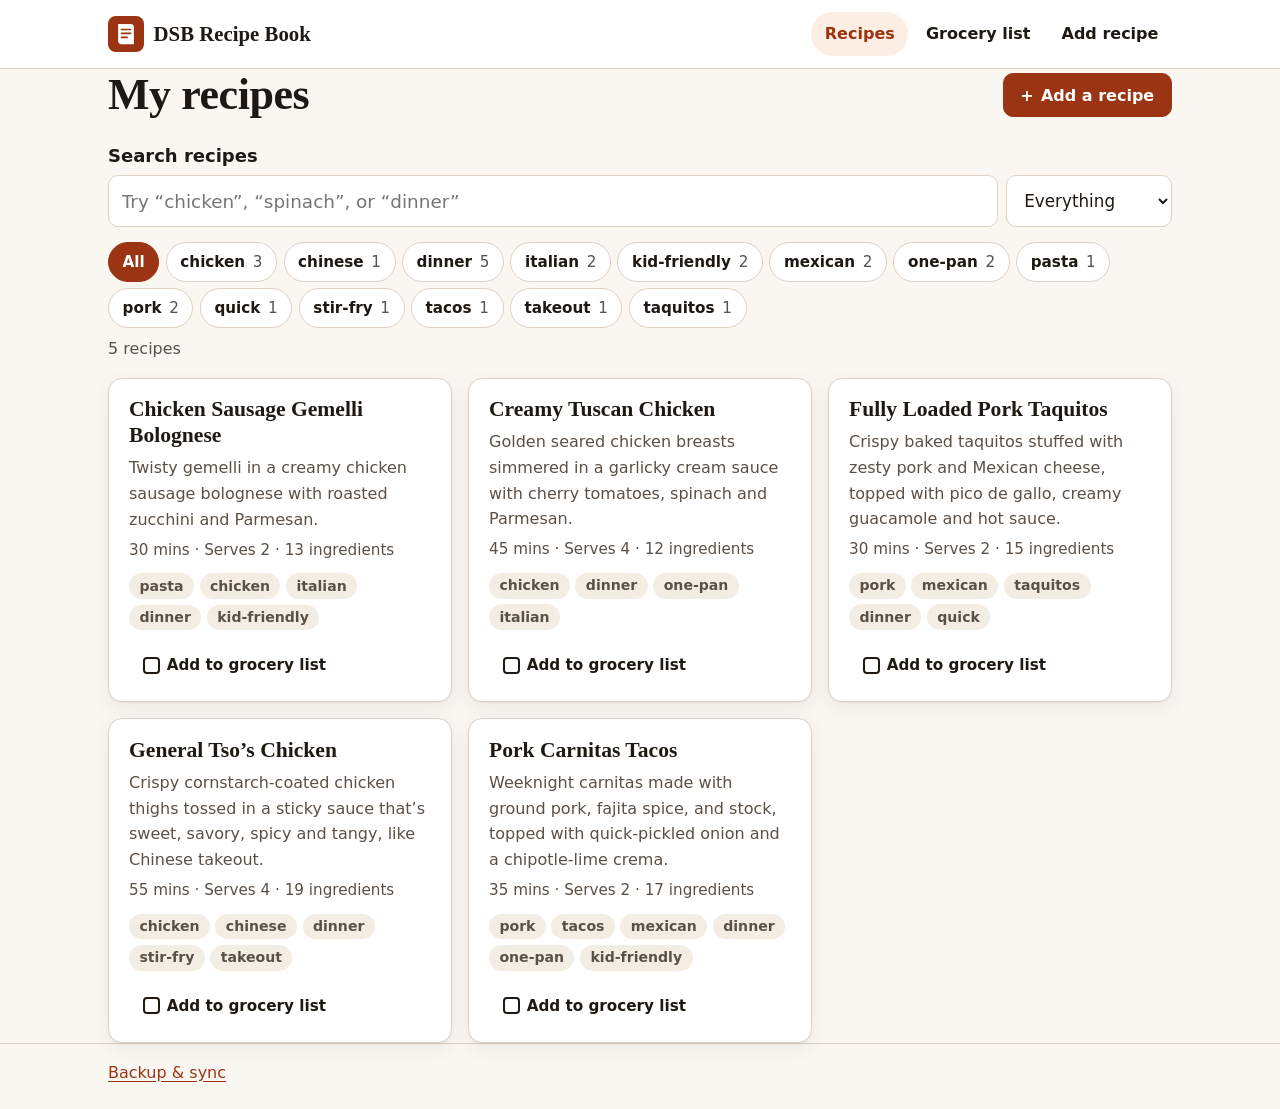
<file: index.html>
<!doctype html>
<html lang="en">
<head>
  <meta charset="utf-8">
  <meta name="viewport" content="width=device-width, initial-scale=1">
  <meta name="color-scheme" content="light dark">
  <meta name="description" content="David's personal recipe book: clean recipes, search, and a grocery list builder.">
  <title>DSB Recipe Book</title>
  <link rel="icon" href="data:image/svg+xml,%3Csvg xmlns='http://www.w3.org/2000/svg' viewBox='0 0 64 64'%3E%3Crect width='64' height='64' rx='14' fill='%239a3412'/%3E%3Cpath d='M18 14h22a6 6 0 0 1 6 6v30H24a6 6 0 0 1-6-6z' fill='%23fff7ed'/%3E%3Cpath d='M24 24h16M24 31h16M24 38h10' stroke='%239a3412' stroke-width='3' stroke-linecap='round'/%3E%3C/svg%3E">
  <link rel="stylesheet" href="css/styles.css">
</head>
<body>
  <a class="skip-link" href="#main">Skip to main content</a>

  <header class="site-header">
    <div class="wrap header-inner">
      <a class="brand" href="#/">
        <svg class="brand-mark" viewBox="0 0 64 64" aria-hidden="true" focusable="false"><rect width="64" height="64" rx="14"/><path d="M18 14h22a6 6 0 0 1 6 6v30H24a6 6 0 0 1-6-6z" class="page"/><path d="M24 24h16M24 31h16M24 38h10" class="lines"/></svg>
        <span>DSB Recipe Book</span>
      </a>
      <nav aria-label="Main">
        <ul class="nav-list">
          <li><a href="#/" data-nav="home">Recipes</a></li>
          <li><a href="#/grocery" data-nav="grocery">Grocery list <span class="badge" id="grocery-badge" hidden></span></a></li>
          <li><a href="#/add" data-nav="add">Add recipe</a></li>
        </ul>
      </nav>
    </div>
  </header>

  <main id="main" class="wrap" tabindex="-1">
    <noscript><p class="notice">This recipe book needs JavaScript turned on.</p></noscript>
  </main>

  <footer class="site-footer">
    <div class="wrap">
      <a href="#/backup" data-nav="backup">Backup &amp; sync</a>
    </div>
  </footer>

  <div class="toast" id="toast" role="status" aria-live="polite"></div>

  <!-- Recipes: the minute stamp skips stale cached copies, so newly published recipes show up quickly. -->
  <script>document.write('<script src="data/recipes.js?v=' + Math.floor(Date.now() / 60000) + '"><\/script>');</script>
  <script src="js/ingredients.js"></script>
  <script src="js/parser.js"></script>
  <script src="js/store.js"></script>
  <script src="js/github.js"></script>
  <script src="js/app.js"></script>
</body>
</html>
</file>
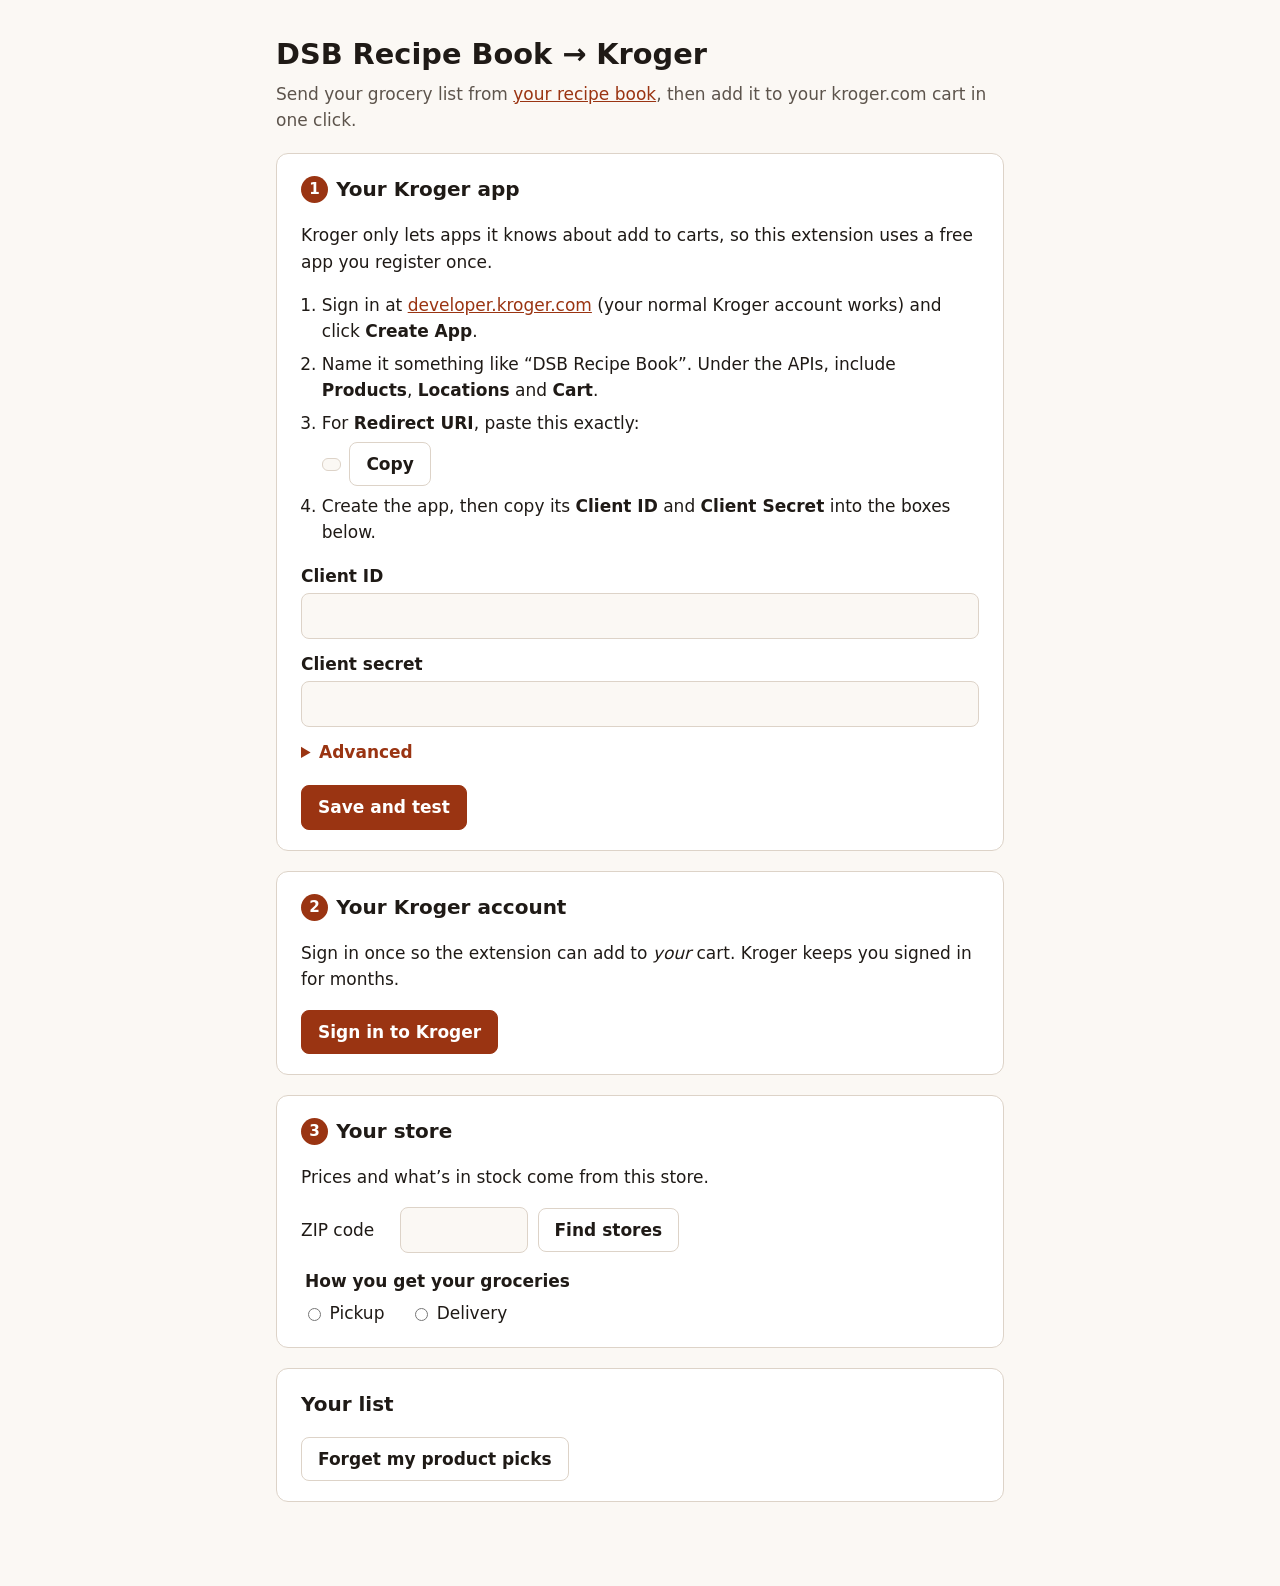
<file: kroger-extension/options.html>
<!doctype html>
<html lang="en">
<head>
  <meta charset="utf-8">
  <meta name="viewport" content="width=device-width, initial-scale=1">
  <meta name="color-scheme" content="light dark">
  <title>DSB Recipe Book → Kroger settings</title>
  <link rel="stylesheet" href="options.css">
</head>
<body>
  <main>
    <h1>DSB Recipe Book → Kroger</h1>
    <p class="lede">Send your grocery list from <a href="https://recipes.davidsbennett.com/#/grocery" target="_blank" rel="noopener">your recipe book</a>,
      then add it to your kroger.com cart in one click.</p>

    <section aria-labelledby="app-h">
      <h2 id="app-h"><span class="num" aria-hidden="true">1</span> Your Kroger app</h2>
      <p>Kroger only lets apps it knows about add to carts, so this extension uses a free app you register once.</p>
      <ol class="how">
        <li>Sign in at <a href="https://developer.kroger.com/manage/apps" target="_blank" rel="noopener">developer.kroger.com</a> (your normal Kroger account works) and click <strong>Create App</strong>.</li>
        <li>Name it something like “DSB Recipe Book”. Under the APIs, include <strong>Products</strong>, <strong>Locations</strong> and <strong>Cart</strong>.</li>
        <li>For <strong>Redirect URI</strong>, paste this exactly:
          <div class="copy-row"><code id="redirect"></code><button type="button" id="copy-redirect">Copy</button></div></li>
        <li>Create the app, then copy its <strong>Client ID</strong> and <strong>Client Secret</strong> into the boxes below.</li>
      </ol>
      <form id="app-form">
        <label for="client-id">Client ID</label>
        <input id="client-id" autocomplete="off" spellcheck="false">
        <label for="client-secret">Client secret</label>
        <input id="client-secret" type="password" autocomplete="off" spellcheck="false">
        <details>
          <summary>Advanced</summary>
          <label for="api-base">API address</label>
          <select id="api-base">
            <option value="https://api.kroger.com/v1">Production (api.kroger.com)</option>
            <option value="https://api-ce.kroger.com/v1">Certification (api-ce.kroger.com)</option>
          </select>
        </details>
        <div class="row"><button type="submit" class="primary">Save and test</button><span id="app-status" class="status" role="status"></span></div>
      </form>
    </section>

    <section aria-labelledby="signin-h">
      <h2 id="signin-h"><span class="num" aria-hidden="true">2</span> Your Kroger account</h2>
      <p>Sign in once so the extension can add to <em>your</em> cart. Kroger keeps you signed in for months.</p>
      <div class="row"><button type="button" id="signin" class="primary">Sign in to Kroger</button>
        <button type="button" id="signout" hidden>Sign out</button><span id="signin-status" class="status" role="status"></span></div>
    </section>

    <section aria-labelledby="store-h">
      <h2 id="store-h"><span class="num" aria-hidden="true">3</span> Your store</h2>
      <p>Prices and what’s in stock come from this store. <span id="store-current"></span></p>
      <form id="store-form" class="row">
        <label for="zip" class="inline">ZIP code</label>
        <input id="zip" inputmode="numeric" maxlength="5" autocomplete="postal-code" class="short">
        <button type="submit">Find stores</button>
        <span id="store-status" class="status" role="status"></span>
      </form>
      <ul id="stores" class="stores"></ul>
      <fieldset class="row">
        <legend>How you get your groceries</legend>
        <label class="inline"><input type="radio" name="modality" value="PICKUP"> Pickup</label>
        <label class="inline"><input type="radio" name="modality" value="DELIVERY"> Delivery</label>
      </fieldset>
    </section>

    <section aria-labelledby="list-h">
      <h2 id="list-h">Your list</h2>
      <p id="list-status"></p>
      <div class="row">
        <button type="button" id="forget">Forget my product picks</button>
        <span id="forget-status" class="status" role="status"></span>
      </div>
    </section>
  </main>
  <script src="options.js"></script>
</body>
</html>
</file>
<file: css/styles.css>
/* DSB Recipe Book — calm, readable, accessible. */

:root {
  --bg: #faf7f2;
  --surface: #ffffff;
  --surface-2: #f3ede4;
  --text: #1e1913;
  --muted: #5a5046;
  --border: #ddd2c3;
  --accent: #9a3412;
  --accent-hover: #7c2d12;
  --accent-soft: #fdeee3;
  --on-accent: #ffffff;
  --ok: #166534;
  --ok-soft: #e7f5ec;
  --danger: #b42318;
  --warn-soft: #fff6e0;
  --warn-border: #e9c46a;
  --focus: #1d4ed8;
  --shadow: 0 1px 2px rgba(40, 25, 10, .06), 0 6px 20px rgba(40, 25, 10, .06);
  --radius: 14px;
  --font-body: system-ui, -apple-system, "Segoe UI", Roboto, "Helvetica Neue", Arial, sans-serif;
  --font-head: "Iowan Old Style", "Palatino Linotype", Palatino, "Book Antiqua", Georgia, serif;
  color-scheme: light;
}

@media (prefers-color-scheme: dark) {
  :root {
    --bg: #16130f;
    --surface: #201c17;
    --surface-2: #2a251f;
    --text: #f3ede4;
    --muted: #c2b6a7;
    --border: #3f382f;
    --accent: #f59e5b;
    --accent-hover: #fbbf8a;
    --accent-soft: #3a2618;
    --on-accent: #1a1006;
    --ok: #6ee7a0;
    --ok-soft: #173224;
    --danger: #ff8a7a;
    --warn-soft: #33290f;
    --warn-border: #8a6d1f;
    --focus: #93c5fd;
    --shadow: 0 1px 2px rgba(0, 0, 0, .3), 0 6px 20px rgba(0, 0, 0, .25);
    color-scheme: dark;
  }
}

*, *::before, *::after { box-sizing: border-box; }

html { -webkit-text-size-adjust: 100%; }

body {
  margin: 0;
  background: var(--bg);
  color: var(--text);
  font-family: var(--font-body);
  font-size: 1.125rem;
  line-height: 1.6;
  min-height: 100vh;
  display: flex;
  flex-direction: column;
}

h1, h2, h3 { font-family: var(--font-head); line-height: 1.2; margin: 0 0 .5em; font-weight: 700; }
h1 { font-size: clamp(2rem, 5vw, 2.75rem); letter-spacing: -.01em; }
h2 { font-size: 1.5rem; }
h3 { font-size: 1.15rem; }
p { margin: 0 0 1em; }
a { color: var(--accent); text-underline-offset: .18em; }
a:hover { color: var(--accent-hover); }
code, kbd { font-family: ui-monospace, "Cascadia Code", Consolas, monospace; font-size: .9em; }
kbd { border: 1px solid var(--border); border-bottom-width: 2px; border-radius: 5px; padding: 0 .35em; background: var(--surface); }
img { max-width: 100%; }

:focus-visible { outline: 3px solid var(--focus); outline-offset: 2px; border-radius: 4px; }
h1:focus, #main:focus { outline: none; }

.sr-only {
  position: absolute !important; width: 1px; height: 1px; padding: 0; margin: -1px;
  overflow: hidden; clip: rect(0 0 0 0); white-space: nowrap; border: 0;
}

.skip-link {
  position: absolute; left: 1rem; top: -4rem; z-index: 100;
  background: var(--accent); color: var(--on-accent); padding: .6rem 1rem; border-radius: 8px; font-weight: 600;
}
.skip-link:focus { top: 1rem; }

.wrap { width: 100%; max-width: 1120px; margin: 0 auto; padding: 0 16px; }
@media (min-width: 700px) { .wrap { padding: 0 28px; } }

/* ---------- header / footer ---------- */

.site-header { background: var(--surface); border-bottom: 1px solid var(--border); }
.header-inner { display: flex; flex-wrap: wrap; align-items: center; justify-content: space-between; gap: .5rem 1.5rem; padding-top: .75rem; padding-bottom: .75rem; }
.brand { display: inline-flex; align-items: center; gap: .6rem; color: var(--text); text-decoration: none; font-family: var(--font-head); font-weight: 700; font-size: 1.3rem; }
.brand-mark { width: 36px; height: 36px; flex: none; }
.brand-mark rect { fill: var(--accent); }
.brand-mark .page { fill: var(--surface); }
.brand-mark .lines { stroke: var(--accent); stroke-width: 3; stroke-linecap: round; fill: none; }

.nav-list { list-style: none; display: flex; flex-wrap: wrap; gap: .25rem; margin: 0; padding: 0; }
.nav-list a {
  display: inline-flex; align-items: center; gap: .4rem; min-height: 44px; padding: .4rem .85rem;
  border-radius: 999px; color: var(--text); text-decoration: none; font-weight: 600; font-size: 1rem;
}
.nav-list a:hover { background: var(--surface-2); color: var(--text); }
.nav-list a[aria-current="page"] { background: var(--accent-soft); color: var(--accent); }
.badge { background: var(--accent); color: var(--on-accent); border-radius: 999px; font-size: .8rem; min-width: 1.5em; padding: 0 .45em; text-align: center; line-height: 1.5; }

main { flex: 1; padding-top: 1.75rem; padding-bottom: 3rem; }
.site-footer { border-top: 1px solid var(--border); padding: 1rem 0 1.5rem; font-size: 1rem; }

/* ---------- buttons & forms ---------- */

.btn {
  display: inline-flex; align-items: center; justify-content: center; gap: .45rem;
  min-height: 44px; padding: .5rem 1.05rem; border-radius: 10px;
  border: 1.5px solid var(--border); background: var(--surface); color: var(--text);
  font: inherit; font-size: 1rem; font-weight: 600; line-height: 1.2; text-decoration: none; cursor: pointer;
}
.btn:hover { border-color: var(--accent); color: var(--text); }
.btn:disabled { opacity: .45; cursor: not-allowed; }
.btn-primary { background: var(--accent); border-color: var(--accent); color: var(--on-accent); }
.btn-primary:hover { background: var(--accent-hover); border-color: var(--accent-hover); color: var(--on-accent); }
.btn-ghost { background: transparent; border-color: transparent; }
.btn-ghost:hover { background: var(--surface-2); border-color: transparent; }
.btn-danger { color: var(--danger); }
.btn-danger:hover { border-color: var(--danger); color: var(--danger); }
.btn-small { min-height: 40px; padding: .35rem .8rem; font-size: .95rem; }
.btn-icon { min-width: 44px; padding: .25rem; font-size: 1.35rem; line-height: 1; }
.file-btn { position: relative; }
.file-btn:focus-within { outline: 3px solid var(--focus); outline-offset: 2px; }

/* toggle buttons that show a check when on */
.check-icon { width: 1.1em; height: 1.1em; border: 2px solid currentColor; border-radius: 4px; display: inline-block; position: relative; flex: none; }
[aria-pressed="true"] .check-icon::after {
  content: ""; position: absolute; left: .28em; top: .05em; width: .3em; height: .6em;
  border: solid currentColor; border-width: 0 2px 2px 0; transform: rotate(45deg);
}
.btn-ghost[aria-pressed="true"] { background: var(--ok-soft); color: var(--ok); }

input, select, textarea {
  font: inherit; font-size: 1.05rem; color: var(--text); background: var(--surface);
  border: 1.5px solid var(--border); border-radius: 10px; padding: .6rem .8rem; min-height: 46px; width: 100%;
}
input:focus, select:focus, textarea:focus { border-color: var(--focus); }
input[type="checkbox"] { width: auto; min-height: 0; }
textarea { line-height: 1.5; resize: vertical; }
select { cursor: pointer; }
.field-label, .field label { display: block; font-weight: 700; margin-bottom: .3rem; }
.hint { color: var(--muted); font-size: .95rem; margin: -.1rem 0 .45rem; }
.req { font-weight: 400; color: var(--muted); font-size: .9rem; }
.field { margin-bottom: 1.15rem; }
.field-grid { display: grid; gap: 0 1rem; grid-template-columns: repeat(auto-fill, minmax(min(100%, 170px), 1fr)); }
.field-grid.two { grid-template-columns: repeat(auto-fill, minmax(min(100%, 300px), 1fr)); }
.form-actions, .row { display: flex; flex-wrap: wrap; gap: .6rem; align-items: center; margin-top: .75rem; }
.form-error { color: var(--danger); font-weight: 600; min-height: 1em; margin: 0; }
[aria-invalid="true"] { border-color: var(--danger); }

/* ---------- shared bits ---------- */

.page-head { display: flex; flex-wrap: wrap; align-items: center; justify-content: space-between; gap: .75rem 1rem; margin-bottom: 1.25rem; }
.page-head h1 { margin: 0; }
.panel { background: var(--surface); border: 1px solid var(--border); border-radius: var(--radius); padding: 1.25rem; box-shadow: var(--shadow); margin-bottom: 1.25rem; }
@media (min-width: 700px) { .panel { padding: 1.5rem 1.75rem; } }
.notice { background: var(--accent-soft); border-radius: 10px; padding: .75rem 1rem; }
.notice.warn { background: var(--warn-soft); border: 1px solid var(--warn-border); }
.notice ul { margin: 0; padding-left: 1.2rem; }
.muted { color: var(--muted); }
.lede { font-size: 1.2rem; color: var(--muted); max-width: 60ch; }
.back { margin: 0 0 1rem; font-size: 1rem; }
.back a { font-weight: 600; text-decoration: none; }
.back a:hover { text-decoration: underline; }
.empty { color: var(--muted); padding: 1.5rem 0; }
.result-count { color: var(--muted); font-size: 1rem; margin: .25rem 0 1rem; min-height: 1.6em; }
.how { padding-left: 1.4rem; margin: 0 0 1rem; }
.how li { margin-bottom: .3rem; }
details.more { margin: .25rem 0 1rem; }
details.more summary { cursor: pointer; color: var(--accent); font-weight: 600; min-height: 44px; display: flex; align-items: center; width: fit-content; }
details.more[open] summary { margin-bottom: .5rem; }

.tags { list-style: none; display: flex; flex-wrap: wrap; gap: .35rem; padding: 0; margin: .5rem 0 0; }
.tags li { background: var(--surface-2); color: var(--muted); border-radius: 999px; padding: .1rem .65rem; font-size: .88rem; font-weight: 600; }

.toast {
  position: fixed; left: 50%; bottom: 1.25rem; transform: translate(-50%, calc(100% + 2rem));
  background: var(--text); color: var(--bg); padding: .7rem 1.1rem; border-radius: 10px; font-weight: 600;
  max-width: calc(100% - 32px); box-shadow: var(--shadow); z-index: 50;
  visibility: hidden; transition: transform .25s ease, visibility 0s linear .25s;
}
.toast.show { transform: translate(-50%, 0); visibility: visible; transition: transform .25s ease; }

/* ---------- home ---------- */

.search { margin-bottom: .9rem; }
.search-row { display: flex; gap: .5rem; flex-wrap: wrap; }
.search-row input { flex: 1 1 260px; font-size: 1.15rem; min-height: 52px; }
.search-row select { flex: 0 0 auto; width: auto; min-height: 52px; }
.chips { display: flex; flex-wrap: wrap; gap: .4rem; margin-bottom: .5rem; }
.chip {
  font: inherit; font-size: .95rem; font-weight: 600; cursor: pointer; min-height: 40px;
  border: 1.5px solid var(--border); background: var(--surface); color: var(--text);
  border-radius: 999px; padding: .25rem .85rem;
}
.chip:hover { border-color: var(--accent); }
.chip[aria-pressed="true"] { background: var(--accent); border-color: var(--accent); color: var(--on-accent); }
.chip-count { opacity: .75; font-weight: 500; margin-left: .15rem; }

.card-grid { list-style: none; padding: 0; margin: 0; display: grid; gap: 1rem; grid-template-columns: repeat(auto-fill, minmax(min(100%, 300px), 1fr)); }
.card {
  position: relative; display: flex; flex-direction: column; gap: .2rem;
  background: var(--surface); border: 1px solid var(--border); border-radius: var(--radius);
  padding: 1.15rem 1.25rem 1rem; box-shadow: var(--shadow); transition: border-color .15s;
}
.card:hover { border-color: var(--accent); }
.card-title { font-size: 1.35rem; margin: 0 0 .2rem; }
.card-title a { color: var(--text); text-decoration: none; }
.card-title a::after { content: ""; position: absolute; inset: 0; border-radius: var(--radius); }
.card-title a:focus-visible { outline: none; }
.card:focus-within { outline: 3px solid var(--focus); outline-offset: 2px; }
.card-desc { color: var(--muted); font-size: 1rem; margin: 0; }
.card-meta { color: var(--muted); font-size: .95rem; margin: .15rem 0 0; }
.card-match { font-size: .92rem; margin: .35rem 0 0; background: var(--accent-soft); border-radius: 8px; padding: .3rem .6rem; }
.card-actions { margin-top: auto; padding-top: .75rem; position: relative; z-index: 1; }
.card .tags { position: relative; }

/* ---------- recipe ---------- */

.recipe-head { margin-bottom: 1.5rem; }
.recipe-head h1 { max-width: 22ch; }
.facts { display: flex; flex-wrap: wrap; gap: .6rem; margin: 1rem 0 .5rem; }
.facts div { background: var(--surface); border: 1px solid var(--border); border-radius: 12px; padding: .45rem .95rem; }
.facts dt { font-size: .8rem; text-transform: uppercase; letter-spacing: .06em; color: var(--muted); font-weight: 700; }
.facts dd { margin: 0; font-weight: 700; font-size: 1.1rem; }
.actions { display: flex; flex-wrap: wrap; gap: .5rem; margin-top: 1.25rem; }
.actions #grocery-btn[aria-pressed="true"] { background: var(--ok); border-color: var(--ok); color: var(--surface); }
.cook-hint { margin: .75rem 0 0; color: var(--ok); font-weight: 600; }
.recipe-image { width: 100%; max-height: 420px; object-fit: cover; border-radius: var(--radius); margin-bottom: 1.5rem; }

.recipe-body { display: grid; gap: 1.25rem; align-items: start; }
@media (min-width: 900px) {
  .recipe-body { grid-template-columns: minmax(300px, 380px) 1fr; gap: 2rem; }
}
.section-head { display: flex; flex-wrap: wrap; align-items: center; justify-content: space-between; gap: .5rem; margin-bottom: .35rem; }
.section-head h2 { margin: 0; }
.scaler { display: inline-flex; align-items: center; gap: .3rem; }
.scaler output { min-width: 7.5em; text-align: center; font-weight: 700; font-size: 1rem; }

.check-list { list-style: none; padding: 0; margin: 0; }
.check-list > li { border-bottom: 1px solid var(--border); }
.check-list > li:last-child { border-bottom: 0; }
.check-list .group, .step-list .group {
  font-family: var(--font-head); font-weight: 700; font-size: 1.1rem; padding: 1rem 0 .3rem; border-bottom: 0;
}
.check { display: flex; gap: .75rem; align-items: flex-start; padding: .6rem 0; cursor: pointer; }
.check input { width: 1.35rem; height: 1.35rem; margin: .18rem 0 0; flex: none; accent-color: var(--accent); cursor: pointer; }
.check input:checked + span { color: var(--muted); text-decoration: line-through; text-decoration-thickness: 2px; }
.amt { font-weight: 700; }

.steps h2 { margin-bottom: .2rem; }
.step-list { list-style: none; padding: 0; margin: 0; counter-reset: none; }
.step-list > li { margin-bottom: .6rem; }
.step {
  display: flex; gap: 1rem; align-items: flex-start; cursor: pointer;
  padding: 1rem 1.1rem; border-radius: var(--radius); border: 1px solid var(--border); background: var(--surface);
  transition: background .15s, border-color .15s;
}
.step:hover { border-color: var(--accent); }
.step-num {
  flex: none; width: 2.2rem; height: 2.2rem; border-radius: 50%; display: grid; place-items: center;
  background: var(--accent); color: var(--on-accent); font-weight: 700; font-size: 1.05rem; margin-top: .1rem;
}
.step-text { font-size: 1.2rem; line-height: 1.65; max-width: 65ch; }
.step-check:focus-visible + .step-num { outline: 3px solid var(--focus); outline-offset: 3px; }
.step-check:checked ~ .step-text { color: var(--muted); }
.step:has(.step-check:checked) { background: var(--surface-2); }
.step-check:checked + .step-num { background: var(--ok); color: var(--surface); }
.step-check:checked + .step-num::before { content: "✓"; }
.step-check:checked + .step-num { font-size: 0; }
.step-check:checked + .step-num::before { font-size: 1.1rem; }

.notes { margin-top: 1.5rem; }
.notes ul { margin: 0; padding-left: 1.2rem; }
.notes li { margin-bottom: .5rem; }
.source { margin-top: 1.5rem; color: var(--muted); font-size: 1rem; }

/* Cook mode: everything bigger */
body.cook-mode .step-text { font-size: 1.5rem; }
body.cook-mode .check { font-size: 1.3rem; }
body.cook-mode .check input { width: 1.6rem; height: 1.6rem; }
body.cook-mode .recipe-head .lede, body.cook-mode .recipe-head .tags { display: none; }
#cook-btn[aria-pressed="true"] { background: var(--ok-soft); border-color: var(--ok); color: var(--ok); }

/* ---------- add recipe ---------- */

.import h2 { font-size: 1.3rem; }
.dropzone { border: 2px dashed var(--border); border-radius: var(--radius); padding: 1rem; transition: border-color .15s, background .15s; }
.dropzone.dragging { border-color: var(--accent); background: var(--accent-soft); }
.dropzone textarea { min-height: 180px; font-size: 1rem; }
.status { margin: .75rem 0 0; font-weight: 600; min-height: 1.6em; }
#review:empty { display: none; }
.review-head h2 { font-size: 1.6rem; margin-top: .5rem; }
#review .recipe-form { background: var(--surface); border: 1px solid var(--border); border-radius: var(--radius); padding: 1.25rem; box-shadow: var(--shadow); }
@media (min-width: 700px) { #review .recipe-form { padding: 1.75rem; } }
#review .notice { margin-bottom: 1rem; }

/* ---------- grocery ---------- */

.grocery-layout { display: grid; gap: 1.25rem; align-items: start; }
@media (min-width: 900px) { .grocery-layout { grid-template-columns: minmax(280px, 360px) 1fr; } }
.grocery-layout h2 { display: flex; align-items: center; gap: .6rem; font-size: 1.35rem; }
.step-pill { display: inline-grid; place-items: center; width: 1.8rem; height: 1.8rem; border-radius: 50%; background: var(--accent); color: var(--on-accent); font-family: var(--font-body); font-size: 1rem; }
.pick-filter { margin-bottom: .5rem; }
.pick-list { list-style: none; padding: 0; margin: 0; }
.pick-list li { display: flex; align-items: center; justify-content: space-between; gap: .5rem; padding: .25rem 0; border-bottom: 1px solid var(--border); }
.pick-list li:last-child { border-bottom: 0; }
.pick-list li[hidden] { display: none; }
.pick-list .check { flex: 1; }
.pick-list .check input:checked + span { color: var(--text); text-decoration: none; font-weight: 700; }
.pick-list select { width: auto; min-height: 40px; padding: .3rem .5rem; font-size: .95rem; }
.toolbar { display: flex; flex-wrap: wrap; gap: .4rem; margin-bottom: .75rem; }
.extra-form { display: flex; gap: .5rem; margin-bottom: .5rem; }
.extra-form input { flex: 1; }
.aisle { font-size: .85rem; text-transform: uppercase; letter-spacing: .08em; color: var(--accent); font-family: var(--font-body); margin: 1.25rem 0 .1rem; }
.grocery-items .for { display: block; color: var(--muted); font-size: .85rem; text-decoration: none; }
.grocery-items li.extra { display: flex; align-items: center; justify-content: space-between; }

/* ---------- motion & print ---------- */

@media (prefers-reduced-motion: reduce) {
  *, *::before, *::after { transition: none !important; animation: none !important; scroll-behavior: auto !important; }
}

@media print {
  :root { --bg: #fff; --surface: #fff; --text: #000; --muted: #333; --border: #bbb; --accent: #000; --on-accent: #fff; --shadow: none; }
  body { font-size: 12pt; }
  .site-header, .site-footer, .skip-link, .back, .actions, .cook-hint, .hint, .scaler, .toast,
  .toolbar, .extra-form, .pick, .page-head .btn, .card-actions, .notice { display: none !important; }
  .panel, .step { box-shadow: none; border: 0; padding: 0; }
  .recipe-body { grid-template-columns: 1fr 2fr !important; }
  .step { padding: .3rem 0; }
  .step-num { background: none; color: #000; border: 1.5px solid #000; }
  .grocery-layout { display: block; }
  a { color: #000; text-decoration: none; }
  .check input { accent-color: #000; }
}
</file>
<file: kroger-extension/options.css>
:root {
  --bg: #fbf8f4; --surface: #fff; --text: #1f1a16; --muted: #5d544c; --border: #ddd3c8;
  --accent: #9a3412; --accent-hover: #7c2d12; --on-accent: #fff; --ok: #166534; --danger: #b91c1c;
}
@media (prefers-color-scheme: dark) {
  :root { --bg: #171310; --surface: #221c18; --text: #f3ede7; --muted: #bdb2a7; --border: #3d342d;
    --accent: #fb923c; --accent-hover: #fdba74; --on-accent: #1a0f08; --ok: #4ade80; --danger: #f87171; }
}
* { box-sizing: border-box; }
body { margin: 0; background: var(--bg); color: var(--text); font: 17px/1.55 system-ui, -apple-system, "Segoe UI", sans-serif; }
main { max-width: 760px; margin: 0 auto; padding: 2rem 1rem 4rem; }
h1 { font-size: 1.8rem; margin: 0 0 .25rem; }
h2 { font-size: 1.25rem; margin: 0 0 .5rem; display: flex; align-items: center; gap: .5rem; }
.lede { color: var(--muted); margin-top: 0; }
a { color: var(--accent); }
section { background: var(--surface); border: 1px solid var(--border); border-radius: 12px; padding: 1.25rem 1.5rem; margin: 1.25rem 0; }
.num { display: inline-grid; place-items: center; width: 1.7rem; height: 1.7rem; border-radius: 50%; background: var(--accent); color: var(--on-accent); font-size: .95rem; }
.how { padding-left: 1.3rem; }
.how li { margin-bottom: .4rem; }
label { display: block; font-weight: 600; margin: .75rem 0 .25rem; }
label.inline { display: inline-flex; align-items: center; gap: .35rem; margin: 0 1rem 0 0; font-weight: 500; }
input, select { font: inherit; color: inherit; background: var(--bg); border: 1px solid var(--border); border-radius: 8px; padding: .55rem .7rem; width: 100%; min-height: 44px; }
input[type=radio] { width: auto; min-height: 0; }
input.short { width: 8rem; }
input:focus-visible, select:focus-visible, button:focus-visible, a:focus-visible, summary:focus-visible { outline: 3px solid var(--accent); outline-offset: 2px; }
button { font: inherit; font-weight: 600; min-height: 44px; padding: .5rem 1rem; border-radius: 8px; border: 1px solid var(--border); background: var(--surface); color: var(--text); cursor: pointer; }
button:hover { border-color: var(--accent); }
button.primary { background: var(--accent); border-color: var(--accent); color: var(--on-accent); }
button.primary:hover { background: var(--accent-hover); }
button:disabled { opacity: .5; cursor: default; }
.row { display: flex; flex-wrap: wrap; align-items: center; gap: .6rem; margin-top: .9rem; }
fieldset { border: 0; padding: 0; }
legend { font-weight: 600; margin-bottom: .4rem; width: 100%; }
.status { color: var(--muted); }
.status.ok { color: var(--ok); font-weight: 600; }
.status.err { color: var(--danger); font-weight: 600; }
details { margin-top: .75rem; }
summary { cursor: pointer; color: var(--accent); font-weight: 600; min-height: 32px; }
.copy-row { display: flex; gap: .5rem; align-items: center; margin: .35rem 0; flex-wrap: wrap; }
.copy-row code { background: var(--bg); border: 1px solid var(--border); border-radius: 6px; padding: .35rem .55rem; word-break: break-all; }
.stores { list-style: none; padding: 0; margin: .75rem 0 0; }
.stores li { border: 1px solid var(--border); border-radius: 8px; padding: .5rem .75rem; margin-bottom: .4rem; display: flex; justify-content: space-between; align-items: center; gap: .75rem; }
.stores li small { display: block; color: var(--muted); }
</file>
